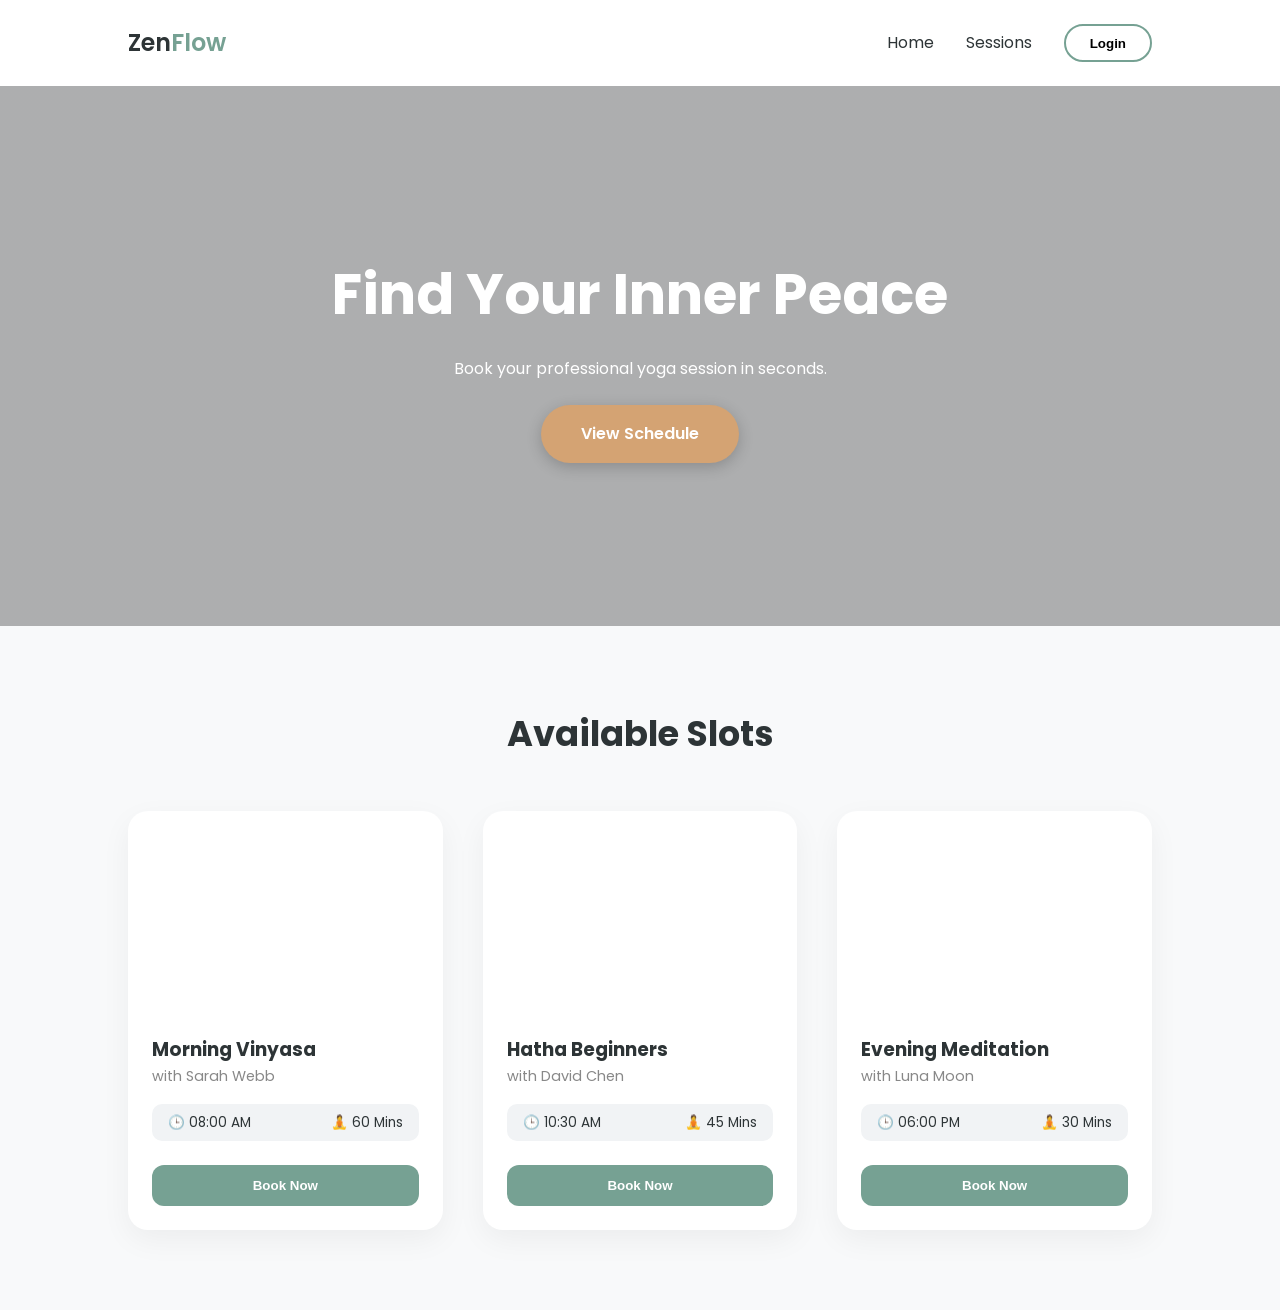
<file: index.html>
<!DOCTYPE html>
<html lang="en">

<head>
    <meta charset="UTF-8">
    <meta name="viewport" content="width=device-width, initial-scale=1.0">
    <title>ZenFlow | Yoga Booking</title>
    <link rel="stylesheet" href="style.css">
    <link href="https://fonts.googleapis.com/css2?family=Poppins:wght@300;400;600&display=swap" rel="stylesheet">
</head>

<body>

    <nav class="navbar">
        <div class="logo">Zen<span>Flow</span></div>
        <ul class="nav-links">
            <li><a href="#">Home</a></li>
            <li><a href="#sessions">Sessions</a></li>
            <li><a href="login.html">
                <button class="login-btn">Login</button>
            </a></li>
        </ul>
    </nav>

    <header class="hero">
        <div class="hero-content">
            <h1>Find Your Inner Peace</h1>
            <p>Book your professional yoga session in seconds.</p>
            <a href="#sessions" class="cta-button">View Schedule</a>
        </div>
    </header>

    <section id="sessions" class="booking-container">
        <h2 class="section-title">Available Slots</h2>

        <div class="session-grid">
            <div class="card">
                <div class="card-img"
                    style="background-image: url('https://images.unsplash.com/photo-1544367567-0f2fcb009e0b?auto=format&fit=crop&w=400&q=80');">
                </div>
                <div class="card-info">
                    <h3>Morning Vinyasa</h3>
                    <p class="instructor">with Sarah Webb</p>
                    <div class="details">
                        <span>🕒 08:00 AM</span>
                        <span>🧘 60 Mins</span>
                    </div>
                    <a href="booking.html"><button class="book-btn">Book Now</button></a>
                </div>
            </div>

            <div class="card">
                <div class="card-img"
                    style="background-image: url('https://images.unsplash.com/photo-1506126613408-eca07ce68773?auto=format&fit=crop&w=400&q=80');">
                </div>
                <div class="card-info">
                    <h3>Hatha Beginners</h3>
                    <p class="instructor">with David Chen</p>
                    <div class="details">
                        <span>🕒 10:30 AM</span>
                        <span>🧘 45 Mins</span>
                    </div>
                    <a href="booking.html">
                        <button class="book-btn">Book Now</button>
                    </a>
                </div>
            </div>

            <div class="card">
                <div class="card-img"
                    style="background-image: url('https://images.unsplash.com/photo-1510894347713-fc3ed6fdf539?auto=format&fit=crop&w=400&q=80');">
                </div>
                <div class="card-info">
                    <h3>Evening Meditation</h3>
                    <p class="instructor">with Luna Moon</p>
                    <div class="details">
                        <span>🕒 06:00 PM</span>
                        <span>🧘 30 Mins</span>
                    </div>
                    <a href="booking.html">
                        <button class="book-btn">Book Now</button>
                    </a>
                </div>
            </div>
        </div>
        
    </section>

</body>

</html>
</file>
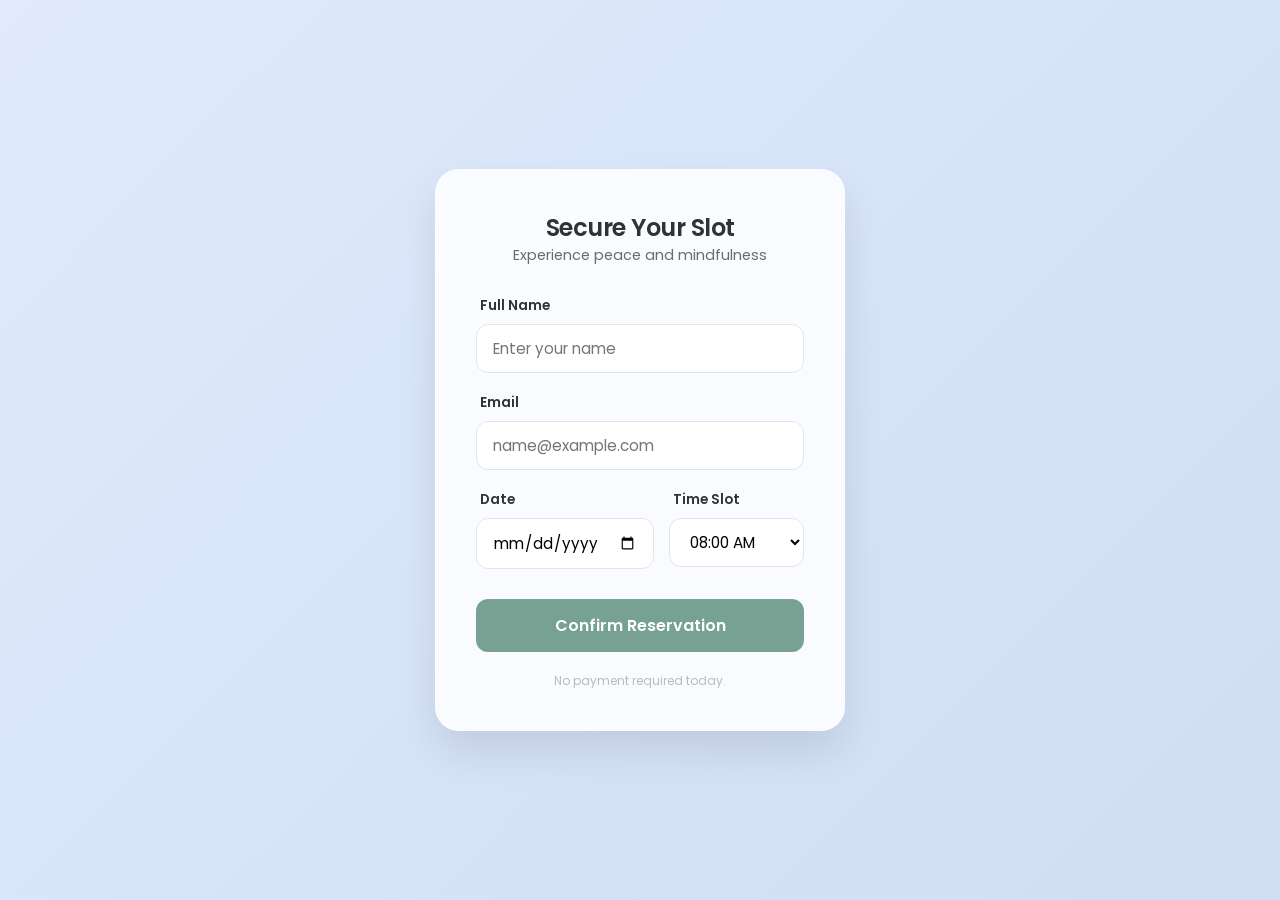
<file: booking.html>
<!DOCTYPE html>
<html lang="en">
<head>
    <meta charset="UTF-8">
    <meta name="viewport" content="width=device-width, initial-scale=1.0">
    <title>booking</title>
    
</head>
<body>
    <!DOCTYPE html>
    <html lang="en">
    
    <head>
        <meta charset="UTF-8">
        <meta name="viewport" content="width=device-width, initial-scale=1.0">
        <title>Modern Booking Form</title>
        <link href="https://fonts.googleapis.com/css2?family=Poppins:wght@300;400;600&display=swap" rel="stylesheet">
        <link rel="stylesheet" href="book.css">
    </head>
    
    <body>
    
        <div class="form-container">
            <form class="booking-card">
                <div class="form-header">
                    <h2>Secure Your Slot</h2>
                    <p>Experience peace and mindfulness</p>
                </div>
    
                <div class="input-group">
                    <label>Full Name</label>
                    <input type="text" placeholder="Enter your name" required>
                </div>
    
                <div class="input-group">
                    <label>Email</label>
                    <input type="email" placeholder="name@example.com" required>
                </div>
    
                <div class="row">
                    <div class="input-group">
                        <label>Date</label>
                        <input type="date" required>
                    </div>
                    <div class="input-group">
                        <label>Time Slot</label>
                        <select>
                            <option>08:00 AM</option>
                            <option>10:30 AM</option>
                            <option>05:00 PM</option>
                        </select>
                    </div>
                </div>
    
                <button type="submit" class="submit-btn">Confirm Reservation</button>
                <p class="footer-note">No payment required today.</p>
            </form>
        </div>
    
    </body>
    
    </html>
</body>
</html>
</file>
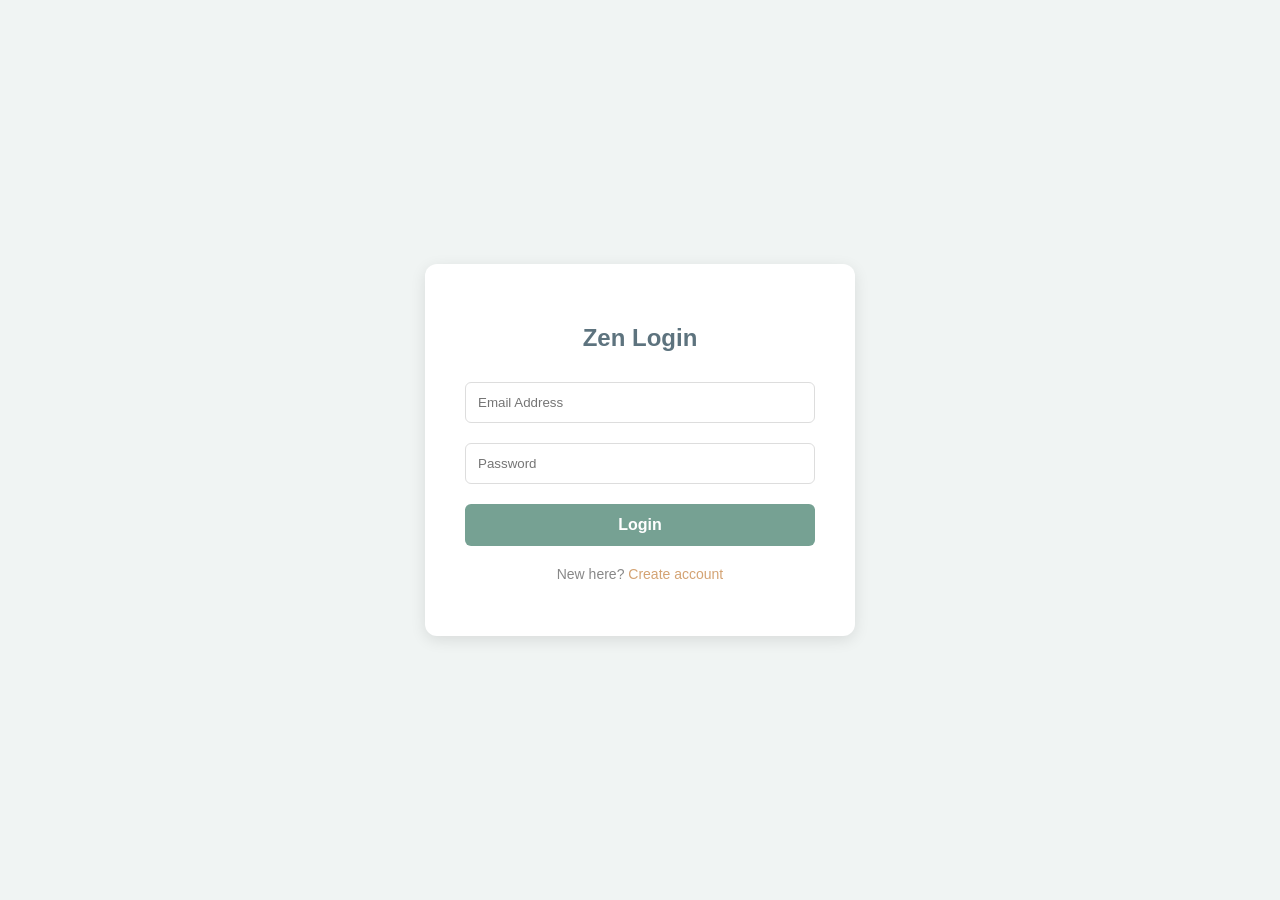
<file: login.html>
<!DOCTYPE html>
<html lang="en">
<head>
    <meta charset="UTF-8">
    <meta name="viewport" content="width=device-width, initial-scale=1.0">
    <title>Login Page</title>
    <link rel="stylesheet" href="login.css">
</head>
<body>
    <div class="login-card">
        <h2>Zen Login</h2>
        <form action="#">
            <input type="email" placeholder="Email Address" required>
            <input type="password" placeholder="Password" required>
            <button type="submit" class="login-btn">Login</button>
        </form>
    
        <div class="footer">
            <p>New here? <a href="#">Create account</a></p>
        </div>
</body>
</html>
</file>
<file: style.css>
:root {
    --primary: #76a193;
    /* Soft Sage Green */
    --accent: #d4a373;
    /* Warm Sand */
    --dark: #2d3436;
    --light: #f8f9fa;
    --glass: rgba(255, 255, 255, 0.9);
}

* {
    margin: 0;
    padding: 0;
    box-sizing: border-box;
}

body {
    font-family: 'Poppins', sans-serif;
    background-color: var(--light);
    color: var(--dark);
    line-height: 1.6;
    scroll-behavior: smooth;
}

/* Navbar */
.navbar {
    display: flex;
    justify-content: space-between;
    align-items: center;
    padding: 1.5rem 10%;
    background: var(--glass);
    position: sticky;
    top: 0;
    z-index: 1000;
    backdrop-filter: blur(10px);
}

.logo {
    font-size: 1.5rem;
    font-weight: 600;
}

.logo span {
    color: var(--primary);
}

.nav-links {
    list-style: none;
    display: flex;
    align-items: center;
    gap: 2rem;
}

.nav-links a {
    text-decoration: none;
    color: var(--dark);
    font-weight: 400;
    transition: 0.3s;
}

.login-btn {
    padding: 0.6rem 1.5rem;
    border: 2px solid var(--primary);
    background: transparent;
    border-radius: 25px;
    cursor: pointer;
    font-weight: 600;
    transition: 0.3s;
}

.login-btn:hover {
    background: var(--primary);
    color: white;
}

/* Hero Section */
.hero {
    height: 60vh;
    background: linear-gradient(rgba(0, 0, 0, 0.3), rgba(0, 0, 0, 0.3)),
        url('https://images.unsplash.com/photo-1518611012118-2960c8bad485?auto=format&fit=crop&w=1200&q=80');
    background-size: cover;
    background-position: center;
    display: flex;
    align-items: center;
    justify-content: center;
    text-align: center;
    color: white;
}

.hero-content h1 {
    font-size: 3.5rem;
    margin-bottom: 1rem;
}

.cta-button {
    display: inline-block;
    margin-top: 1.5rem;
    padding: 1rem 2.5rem;
    background: var(--accent);
    color: white;
    text-decoration: none;
    border-radius: 50px;
    font-weight: 600;
    box-shadow: 0 4px 15px rgba(0, 0, 0, 0.2);
}

/* Session Grid */
.booking-container {
    padding: 5rem 10%;
}

.section-title {
    text-align: center;
    margin-bottom: 3rem;
    font-size: 2.2rem;
}

.session-grid {
    display: grid;
    grid-template-columns: repeat(auto-fit, minmax(300px, 1fr));
    gap: 2.5rem;
}

/* Card Styling */
.card {
    background: white;
    border-radius: 20px;
    overflow: hidden;
    box-shadow: 0 10px 30px rgba(0, 0, 0, 0.05);
    transition: transform 0.3s ease;
}

.card:hover {
    transform: translateY(-10px);
}

.card-img {
    height: 200px;
    background-size: cover;
    background-position: center;
}

.card-info {
    padding: 1.5rem;
}

.instructor {
    color: #888;
    font-size: 0.9rem;
    margin-bottom: 1rem;
}

.details {
    display: flex;
    justify-content: space-between;
    margin-bottom: 1.5rem;
    font-size: 0.85rem;
    background: #f1f3f5;
    padding: 0.5rem 1rem;
    border-radius: 10px;
}

.book-btn {
    width: 100%;
    padding: 0.8rem;
    background: var(--primary);
    border: none;
    color: white;
    font-weight: 600;
    border-radius: 12px;
    cursor: pointer;
    transition: 0.3s;
}

.book-btn:hover {
    background: #5e8a7c;
    letter-spacing: 1px;
}

/* Responsive */
@media (max-width: 768px) {
    .nav-links {
        display: none;
    }

    .hero-content h1 {
        font-size: 2.2rem;
    }
}
input {
    width: 100%;
    padding: 10px;
    margin: 10px 0;
    border: 1px solid #ddd;
    border-radius: 5px;
    box-sizing: border-box;
    /* keeps padding inside width */
}

.submit-btn {
    width: 100%;
    padding: 10px;
    background: #5d737e;
    color: white;
    border: none;
    border-radius: 5px;
    cursor: pointer;
}
</file>
<file: book.css>
* {
    margin: 0;
    padding: 0;
    box-sizing: border-box;
    font-family: 'Poppins', sans-serif;
}

body {
    /* Soft nature-inspired gradient background */
    background: linear-gradient(135deg, #e0eafc 0%, #cfdef3 100%);
    height: 100vh;
    display: flex;
    justify-content: center;
    align-items: center;
}

.form-container {
    width: 100%;
    max-width: 450px;
    padding: 20px;
}

.booking-card {
    background: rgba(255, 255, 255, 0.85);
    backdrop-filter: blur(15px);
    /* Frosty glass effect */
    border: 1px solid rgba(255, 255, 255, 0.3);
    padding: 40px;
    border-radius: 24px;
    box-shadow: 0 20px 40px rgba(0, 0, 0, 0.1);
}

.form-header {
    text-align: center;
    margin-bottom: 30px;
}

.form-header h2 {
    color: #2d3436;
    font-weight: 600;
    letter-spacing: -0.5px;
}

.form-header p {
    color: #636e72;
    font-size: 0.9rem;
}

.input-group {
    margin-bottom: 20px;
}

.input-group label {
    display: block;
    font-size: 0.85rem;
    font-weight: 600;
    color: #2d3436;
    margin-bottom: 8px;
    margin-left: 4px;
}

.input-group input,
.input-group select {
    width: 100%;
    padding: 12px 16px;
    border-radius: 12px;
    border: 1.5px solid #dfe6e9;
    background: white;
    font-size: 0.95rem;
    transition: all 0.3s ease;
    outline: none;
}

.input-group input:focus {
    border-color: #76a193;
    box-shadow: 0 0 0 4px rgba(118, 161, 147, 0.15);
}

.row {
    display: flex;
    gap: 15px;
}

.row .input-group {
    flex: 1;
}

.submit-btn {
    width: 100%;
    padding: 14px;
    border: none;
    border-radius: 12px;
    background: #76a193;
    /* Sage Green */
    color: white;
    font-size: 1rem;
    font-weight: 600;
    cursor: pointer;
    transition: transform 0.2s, background 0.3s;
    margin-top: 10px;
}

.submit-btn:hover {
    background: #5d8276;
    transform: translateY(-2px);
    box-shadow: 0 5px 15px rgba(118, 161, 147, 0.3);
}

.footer-note {
    text-align: center;
    font-size: 0.75rem;
    color: #b2bec3;
    margin-top: 20px;
}
</file>
<file: login.css>
body {
    font-family: Arial, sans-serif;
    background-color: #f0f4f3;
    /* Light Sage Background */
    display: flex;
    justify-content: center;
    align-items: center;
    height: 100vh;
    margin: 0;
}

/* 2. THE LOGIN BOX */
.login-card {
    background: white;
    padding: 40px;
    border-radius: 12px;
    box-shadow: 0 4px 15px rgba(0, 0, 0, 0.1);
    width: 350px;
    text-align: center;
}

h2 {
    color: #5d737e;
    margin-bottom: 20px;
}

/* 3. INPUT FIELDS */
input {
    width: 100%;
    padding: 12px;
    margin: 10px 0;
    border: 1px solid #ddd;
    border-radius: 6px;
    box-sizing: border-box;
    /* Important for width */
}

/* 4. THE BUTTON */
.login-btn {
    width: 100%;
    padding: 12px;
    background-color: #76a193;
    /* Sage Green */
    color: white;
    border: none;
    border-radius: 6px;
    cursor: pointer;
    font-size: 16px;
    font-weight: bold;
    margin-top: 10px;
}

.login-btn:hover {
    background-color: #5d8276;
}

.footer {
    margin-top: 20px;
    font-size: 14px;
    color: #888;
}

.footer a {
    color: #d4a373;
    text-decoration: none;
}
</file>
